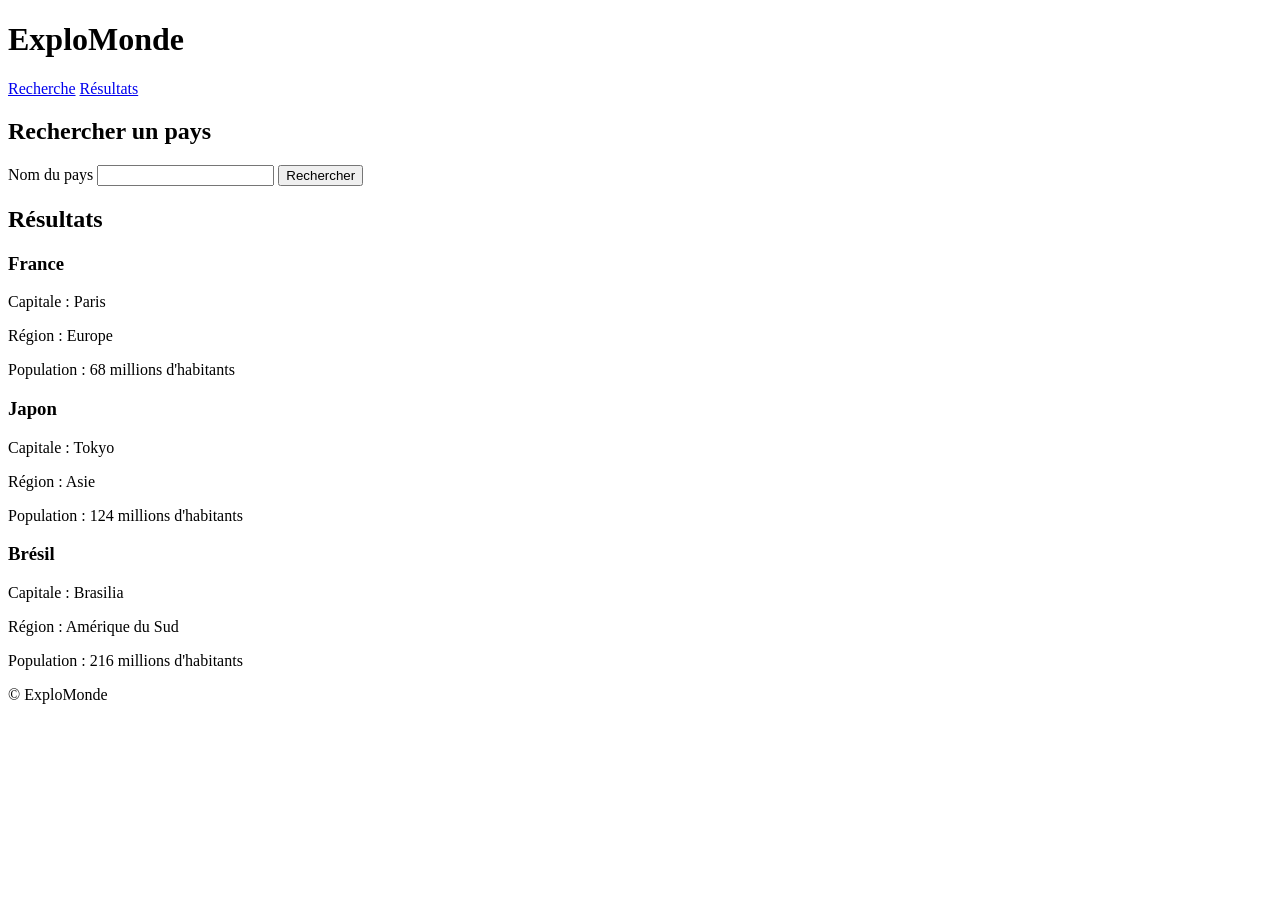
<file: index.html>
<!DOCTYPE html>
<html lang="fr">
<head>
    <meta charset="UTF-8">
    <meta name="viewport" content="width=device-width, initial-scale=1.0">
    <title>ExploMonde</title>
</head>
<body>
    <header>
        <h1>ExploMonde</h1>
        <nav>
            <a href="#recherche">Recherche</a>
            <a href="#resultats">Résultats</a>
        </nav>
    </header>

    <main>
        <section id="recherche">
            <h2>Rechercher un pays</h2>
            <form action="#resultats" method="get">
                <label for="pays">Nom du pays</label>
                <input type="search" id="pays" name="pays">
                <button type="submit">Rechercher</button>
            </form>
        </section>

        <section id="resultats">
            <h2>Résultats</h2>

            <article>
                <h3>France</h3>
                <p>Capitale : Paris</p>
                <p>Région : Europe</p>
                <p>Population : 68 millions d'habitants</p>
            </article>

            <article>
                <h3>Japon</h3>
                <p>Capitale : Tokyo</p>
                <p>Région : Asie</p>
                <p>Population : 124 millions d'habitants</p>
            </article>

            <article>
                <h3>Brésil</h3>
                <p>Capitale : Brasilia</p>
                <p>Région : Amérique du Sud</p>
                <p>Population : 216 millions d'habitants</p>
            </article>
        </section>
    </main>

    <footer>
        <p>&copy; ExploMonde</p>
    </footer>
</body>
</html>
</file>
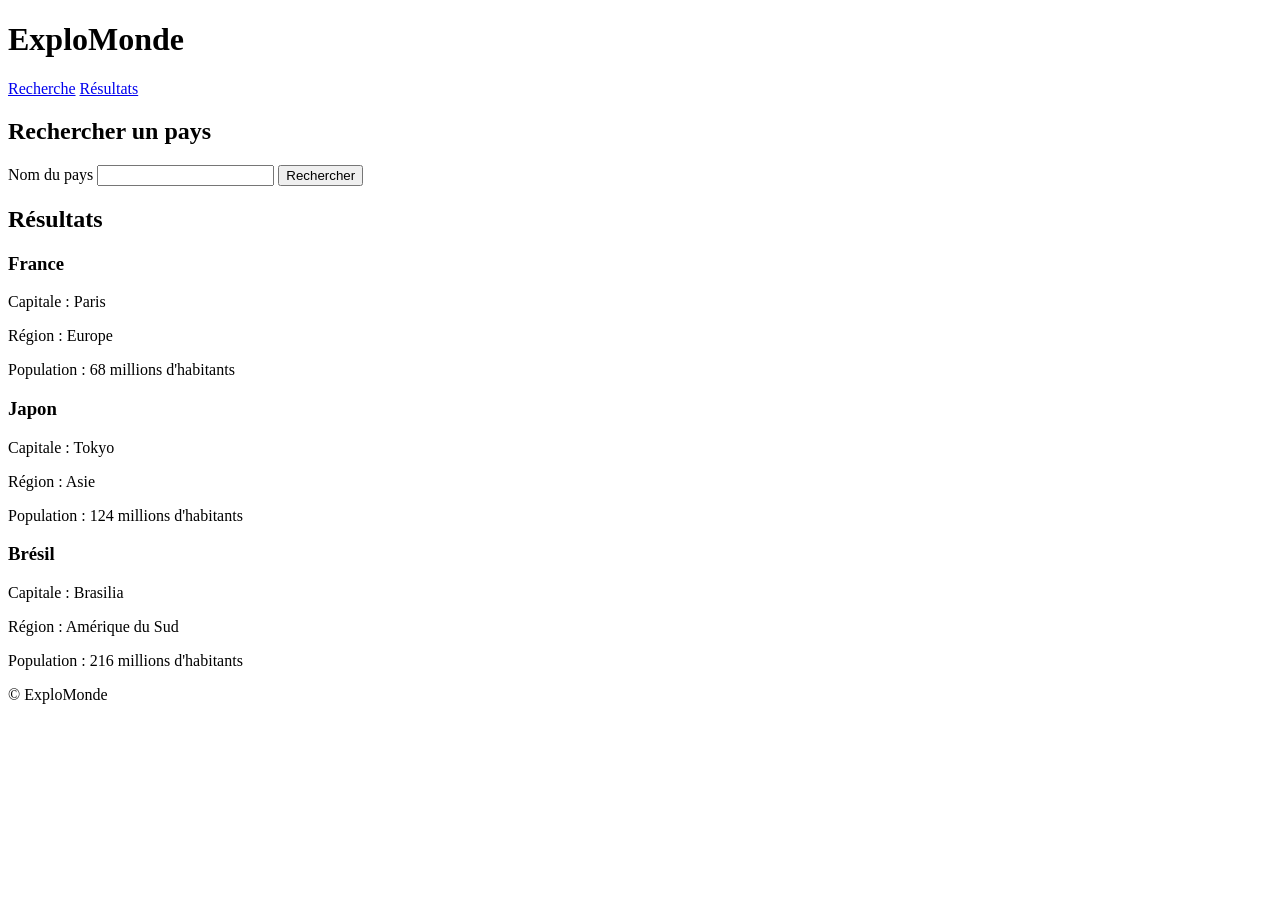
<file: TP1/index.html>
<!DOCTYPE html>
<html lang="fr">
<head>
    <meta charset="UTF-8">
    <meta name="viewport" content="width=device-width, initial-scale=1.0">
    <title>ExploMonde</title>
</head>
<body>
    <header>
        <h1>ExploMonde</h1>
        <nav>
            <a href="#recherche">Recherche</a>
            <a href="#resultats">Résultats</a>
        </nav>
    </header>

    <main>
        <section id="recherche">
            <h2>Rechercher un pays</h2>
            <form action="#resultats" method="get">
                <label for="pays">Nom du pays</label>
                <input type="search" id="pays" name="pays">
                <button type="submit">Rechercher</button>
            </form>
        </section>

        <section id="resultats">
            <h2>Résultats</h2>

            <article>
                <h3>France</h3>
                <p>Capitale : Paris</p>
                <p>Région : Europe</p>
                <p>Population : 68 millions d'habitants</p>
            </article>

            <article>
                <h3>Japon</h3>
                <p>Capitale : Tokyo</p>
                <p>Région : Asie</p>
                <p>Population : 124 millions d'habitants</p>
            </article>

            <article>
                <h3>Brésil</h3>
                <p>Capitale : Brasilia</p>
                <p>Région : Amérique du Sud</p>
                <p>Population : 216 millions d'habitants</p>
            </article>
        </section>
    </main>

    <footer>
        <p>&copy; ExploMonde</p>
    </footer>
</body>
</html>
</file>
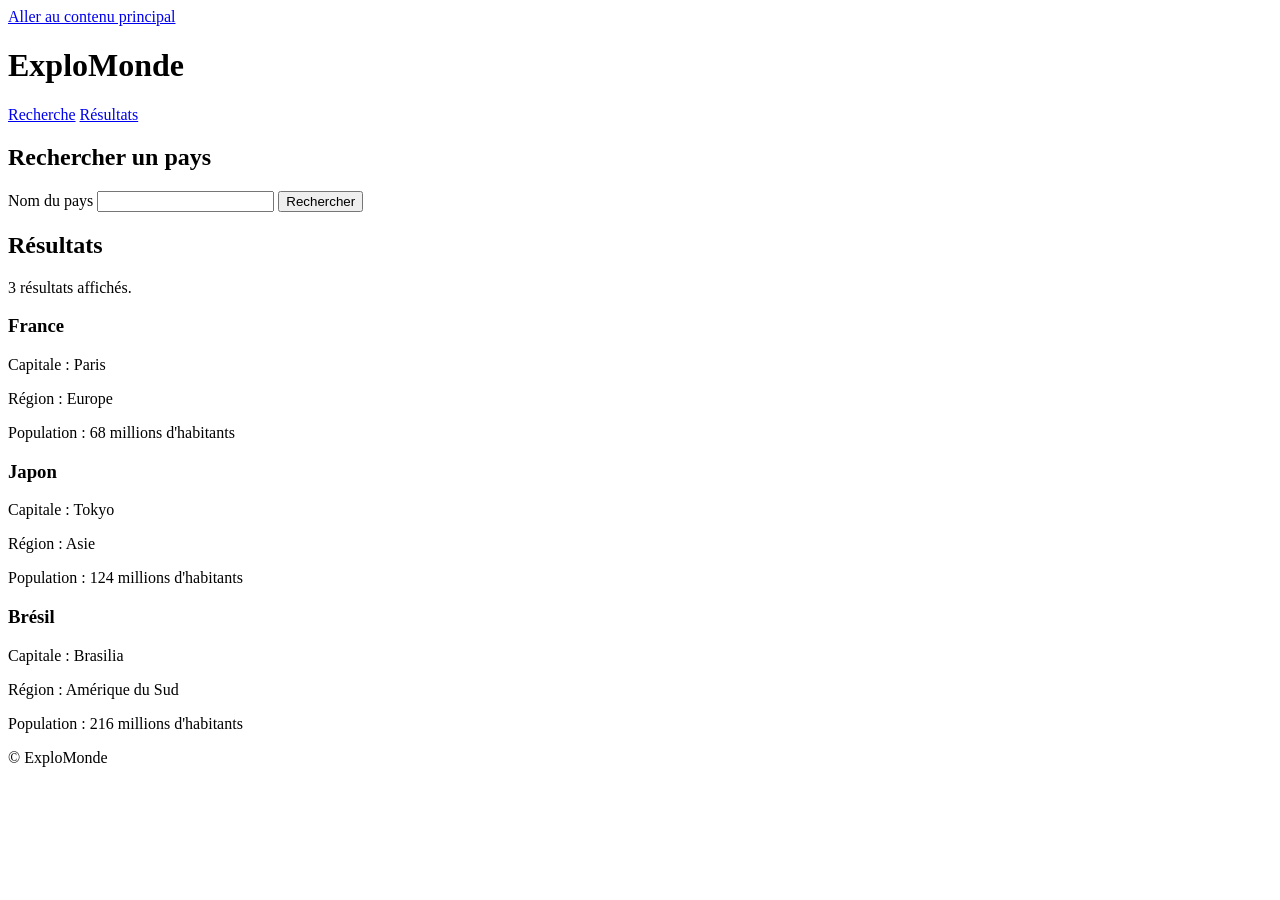
<file: TP2/index.html>
<!DOCTYPE html>
<html lang="fr">
<head>
    <meta charset="UTF-8">
    <meta name="viewport" content="width=device-width, initial-scale=1.0">
    <title>ExploMonde</title>
</head>
<body>
    <a class="skip-link" href="#contenu-principal">Aller au contenu principal</a>

    <header>
        <h1>ExploMonde</h1>
        <nav>
            <a href="#recherche">Recherche</a>
            <a href="#resultats">Résultats</a>
        </nav>
    </header>

    <main id="contenu-principal">
        <section id="recherche">
            <h2>Rechercher un pays</h2>
            <form action="#resultats" method="get">
                <label for="pays">Nom du pays</label>
                <input type="search" id="pays" name="pays">
                <button type="submit">Rechercher</button>
            </form>
        </section>

        <section id="resultats">
            <h2>Résultats</h2>
            <p id="etat-resultats" role="status" aria-live="polite">3 résultats affichés.</p>

            <article>
                <h3>France</h3>
                <p>Capitale : Paris</p>
                <p>Région : Europe</p>
                <p>Population : 68 millions d'habitants</p>
            </article>

            <article>
                <h3>Japon</h3>
                <p>Capitale : Tokyo</p>
                <p>Région : Asie</p>
                <p>Population : 124 millions d'habitants</p>
            </article>

            <article>
                <h3>Brésil</h3>
                <p>Capitale : Brasilia</p>
                <p>Région : Amérique du Sud</p>
                <p>Population : 216 millions d'habitants</p>
            </article>
        </section>
    </main>

    <footer>
        <p>&copy; ExploMonde</p>
    </footer>
</body>
</html>
</file>
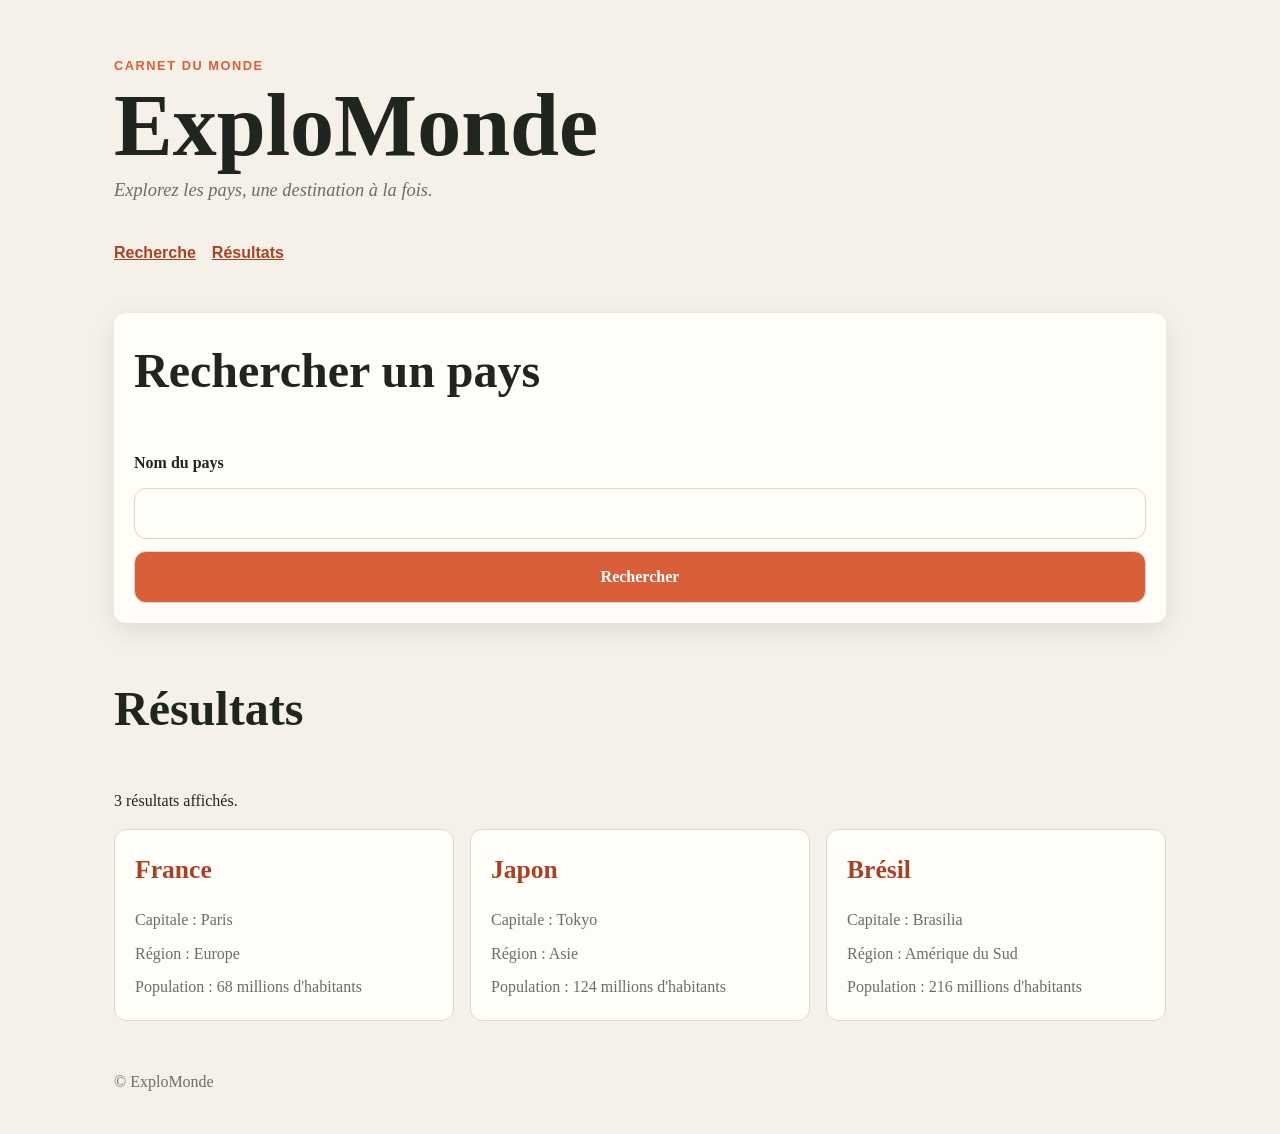
<file: TP3/index.html>
<!DOCTYPE html>
<html lang="fr">
<head>
    <meta charset="UTF-8">
    <meta name="viewport" content="width=device-width, initial-scale=1.0">
    <title>ExploMonde</title>
    <link rel="stylesheet" href="css/token.css">
    <link rel="stylesheet" href="css/base.css">
    <link rel="stylesheet" href="css/components.css">
</head>
<body>
    <a class="skip-link" href="#contenu-principal">Aller au contenu principal</a>

    <header class="site-header">
        <div>
            <p class="eyebrow">Carnet du monde</p>
            <h1>ExploMonde</h1>
            <p class="intro">Explorez les pays, une destination à la fois.</p>
        </div>
        <nav aria-label="Navigation principale">
            <a href="#recherche">Recherche</a>
            <a href="#resultats">Résultats</a>
        </nav>
    </header>

    <main id="contenu-principal">
        <section class="search-panel" id="recherche">
            <h2>Rechercher un pays</h2>
            <form action="#resultats" method="get">
                <label for="pays">Nom du pays</label>
                <input type="search" id="pays" name="pays">
                <button type="submit">Rechercher</button>
            </form>
        </section>

        <section id="resultats">
            <h2>Résultats</h2>
            <p id="etat-resultats" role="status" aria-live="polite">3 résultats affichés.</p>

            <div class="country-grid">
            <article class="country-card">
                <h3>France</h3>
                <p>Capitale : Paris</p>
                <p>Région : Europe</p>
                <p>Population : 68 millions d'habitants</p>
            </article>

            <article class="country-card">
                <h3>Japon</h3>
                <p>Capitale : Tokyo</p>
                <p>Région : Asie</p>
                <p>Population : 124 millions d'habitants</p>
            </article>

            <article class="country-card">
                <h3>Brésil</h3>
                <p>Capitale : Brasilia</p>
                <p>Région : Amérique du Sud</p>
                <p>Population : 216 millions d'habitants</p>
            </article>
            </div>
        </section>
    </main>

    <footer>
        <p>&copy; ExploMonde</p>
    </footer>
</body>
</html>
</file>
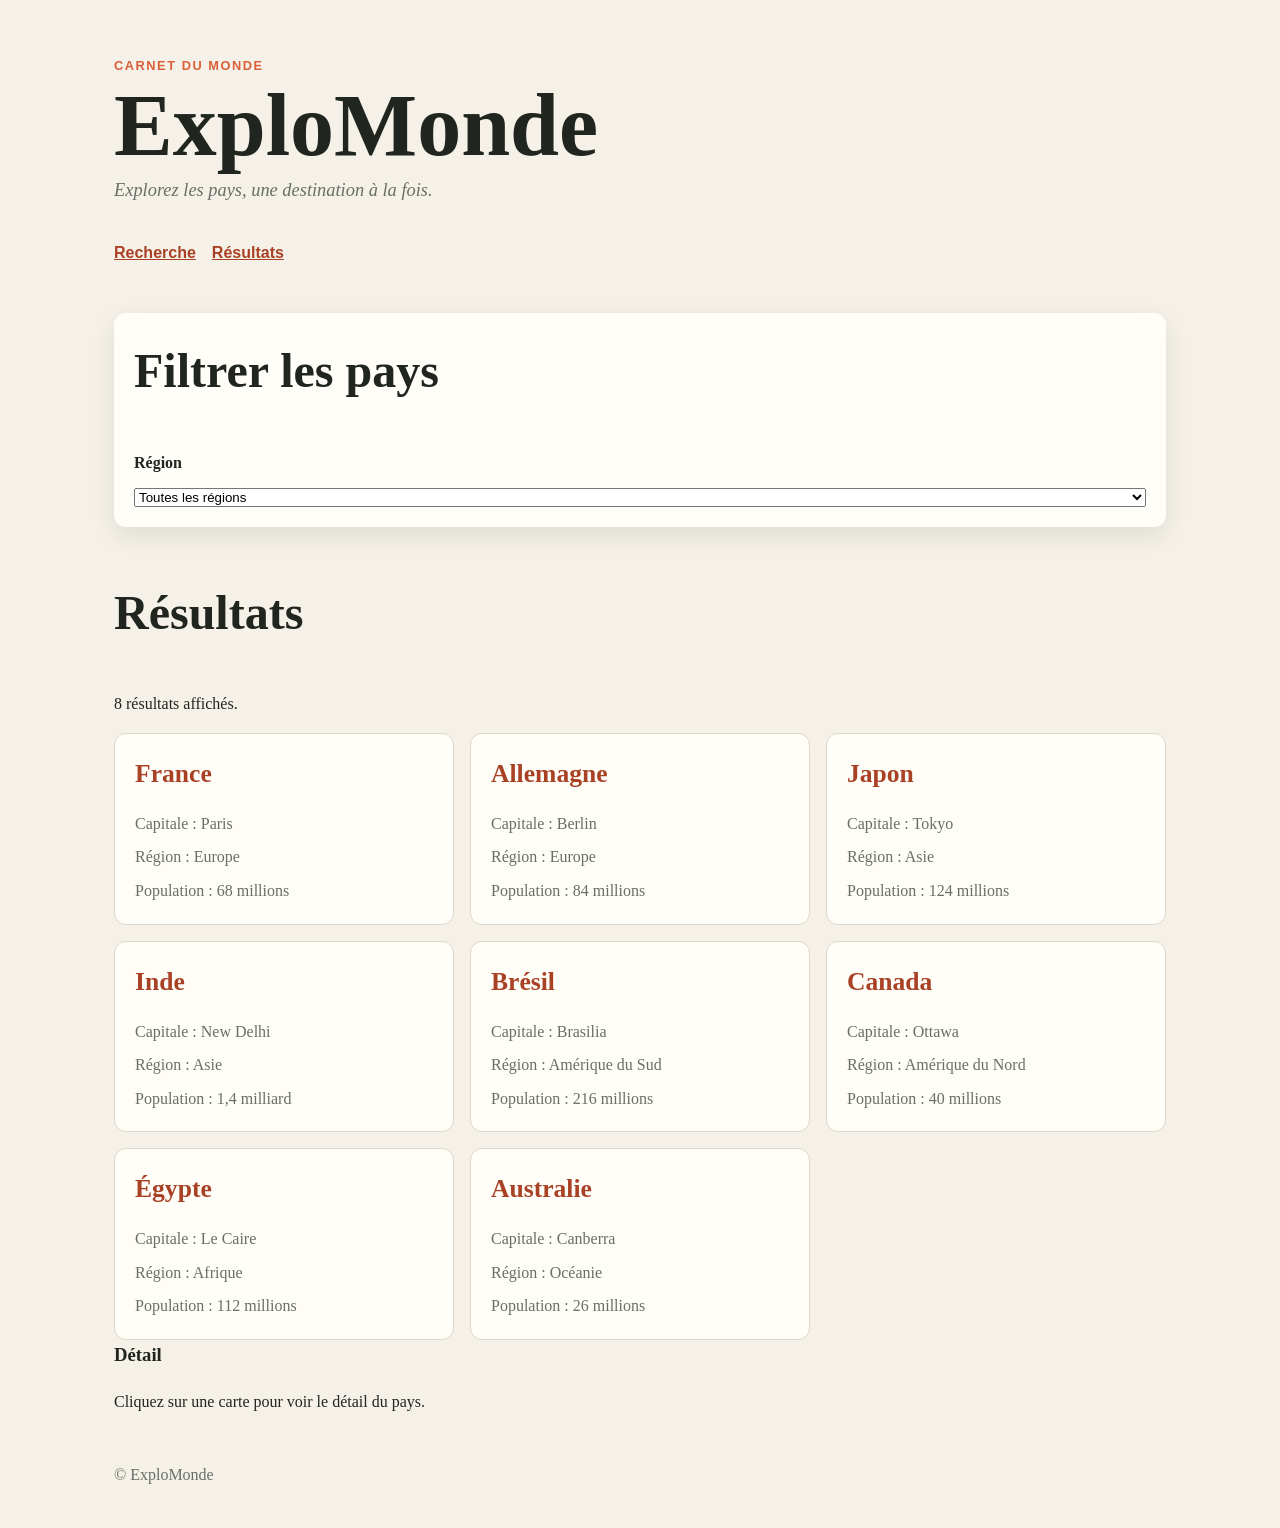
<file: TP4/index.html>
<!DOCTYPE html>
<html lang="fr">
<head>
    <meta charset="UTF-8">
    <meta name="viewport" content="width=device-width, initial-scale=1.0">
    <title>ExploMonde</title>
    <link rel="stylesheet" href="css/token.css">
    <link rel="stylesheet" href="css/base.css">
    <link rel="stylesheet" href="css/components.css">
</head>
<body>
    <a class="skip-link" href="#contenu-principal">Aller au contenu principal</a>

    <header class="site-header">
        <div>
            <p class="eyebrow">Carnet du monde</p>
            <h1>ExploMonde</h1>
            <p class="intro">Explorez les pays, une destination à la fois.</p>
        </div>
        <nav aria-label="Navigation principale">
            <a href="#recherche">Recherche</a>
            <a href="#resultats">Résultats</a>
        </nav>
    </header>

    <main id="contenu-principal">
        <section class="search-panel" id="recherche">
            <h2>Filtrer les pays</h2>
            <form>
                <label for="region">Région</label>
                <select id="region">
                    <option value="Toutes">Toutes les régions</option>
                </select>
            </form>
        </section>

        <section id="resultats">
            <h2>Résultats</h2>
            <p id="etat-resultats" role="status" aria-live="polite"></p>

            <div class="country-grid" id="country-grid"></div>

            <div id="detail-pays" aria-live="polite">
                <h3>Détail</h3>
                <p>Cliquez sur une carte pour voir le détail du pays.</p>
            </div>
        </section>
    </main>

    <footer>
        <p>&copy; ExploMonde</p>
    </footer>
    <script type="module" src="js/main.js"></script>
</body>
</html>
</file>
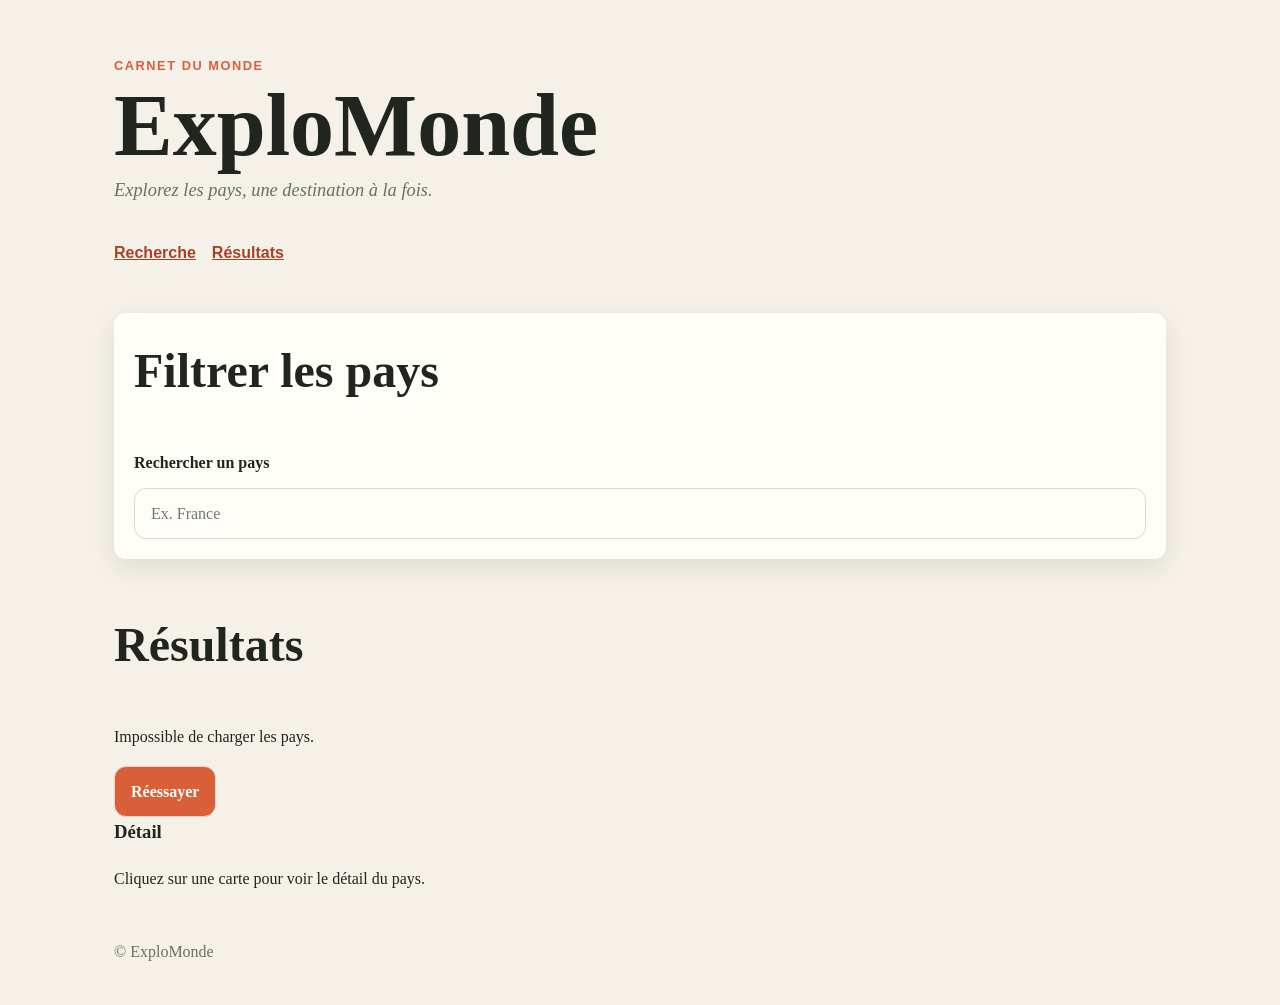
<file: TP5/index.html>
<!DOCTYPE html>
<html lang="fr">
<head>
    <meta charset="UTF-8">
    <meta name="viewport" content="width=device-width, initial-scale=1.0">
    <title>ExploMonde</title>
    <link rel="stylesheet" href="css/token.css">
    <link rel="stylesheet" href="css/base.css">
    <link rel="stylesheet" href="css/components.css">
</head>
<body>
    <a class="skip-link" href="#contenu-principal">Aller au contenu principal</a>

    <header class="site-header">
        <div>
            <p class="eyebrow">Carnet du monde</p>
            <h1>ExploMonde</h1>
            <p class="intro">Explorez les pays, une destination à la fois.</p>
        </div>
        <nav aria-label="Navigation principale">
            <a href="#recherche">Recherche</a>
            <a href="#resultats">Résultats</a>
        </nav>
    </header>

    <main id="contenu-principal">
        <section class="search-panel" id="recherche">
            <h2>Filtrer les pays</h2>
            <form>
                <label for="recherche-pays">Rechercher un pays</label>
                <input id="recherche-pays" type="search" placeholder="Ex. France" autocomplete="off">
            </form>
        </section>

        <section id="resultats">
            <h2>Résultats</h2>
            <p id="etat-resultats" role="status" aria-live="polite"></p>

            <div class="country-grid" id="country-grid"></div>

            <div id="etat-interface" role="status" aria-live="polite"></div>

            <div id="detail-pays" aria-live="polite">
                <h3>Détail</h3>
                <p>Cliquez sur une carte pour voir le détail du pays.</p>
            </div>
        </section>
    </main>

    <footer>
        <p>&copy; ExploMonde</p>
    </footer>
    <script type="module" src="js/main.js"></script>
</body>
</html>
</file>
<file: TP3/css/token.css>
:root {
    --color-background: #f5f1e8;
    --color-surface: #fffdf8;
    --color-text: #20251f;
    --color-muted: #687066;
    --color-accent: #d95f39;
    --color-accent-dark: #a94125;
    --color-border: #ded8ca;
    --radius: 12px;
    --space: 1rem;
    --shadow: 0 8px 24px rgb(32 37 31 / 10%);
}

@media (prefers-color-scheme: dark) {
    :root {
        --color-background: #171b18;
        --color-surface: #242b26;
        --color-text: #f5f1e8;
        --color-muted: #b9c2b7;
        --color-accent: #f0784f;
        --color-accent-dark: #ff9a78;
        --color-border: #3c473e;
        --shadow: 0 8px 24px rgb(0 0 0 / 30%);
    }
}
</file>
<file: TP3/css/base.css>
* {
    box-sizing: border-box;
}

html {
    scroll-behavior: smooth;
}

body {
    max-width: 1100px;
    margin: 0 auto;
    padding: 1.5rem;
    background: var(--color-background);
    color: var(--color-text);
    font-family: Georgia, serif;
    line-height: 1.6;
}

a {
    color: var(--color-accent-dark);
}

.skip-link {
    position: absolute;
    left: -9999px;
}

.skip-link:focus {
    left: 1rem;
    top: 1rem;
}

.site-header {
    display: flex;
    flex-direction: column;
    gap: var(--space);
    padding: 2rem 0 3rem;
}

h1,
h2,
h3,
p {
    margin-top: 0;
}

h1 {
    margin-bottom: 0.5rem;
    font-size: clamp(2.5rem, 8vw, 5.5rem);
    line-height: 0.95;
}

h2 {
    font-size: clamp(1.75rem, 5vw, 3rem);
}

section {
    margin-bottom: 3rem;
}

form {
    display: grid;
    gap: 0.75rem;
}

label {
    font-weight: 700;
}

input,
button {
    min-height: 3rem;
    padding: 0.75rem 1rem;
    border: 1px solid var(--color-border);
    border-radius: var(--radius);
    font: inherit;
}

input {
    width: 100%;
    background: var(--color-surface);
    color: var(--color-text);
}

button {
    background: var(--color-accent);
    color: #fff;
    cursor: pointer;
    font-weight: 700;
}

footer {
    color: var(--color-muted);
}
</file>
<file: TP3/css/components.css>
.eyebrow {
    margin-bottom: 0.5rem;
    color: var(--color-accent);
    font-family: sans-serif;
    font-size: 0.8rem;
    font-weight: 700;
    letter-spacing: 0.12em;
    text-transform: uppercase;
}

.intro {
    color: var(--color-muted);
    font-size: 1.15rem;
    font-style: italic;
}

nav {
    display: flex;
    gap: 1rem;
    font-family: sans-serif;
    font-weight: 700;
}

.search-panel {
    padding: 1.25rem;
    border-radius: var(--radius);
    background: var(--color-surface);
    box-shadow: var(--shadow);
}

.country-grid {
    display: grid;
    grid-template-columns: repeat(auto-fit, minmax(260px, 1fr));
    gap: var(--space);
}

.country-card {
    padding: 1.25rem;
    border: 1px solid var(--color-border);
    border-radius: var(--radius);
    background: var(--color-surface);
}

.country-card h3 {
    margin-bottom: 1rem;
    color: var(--color-accent-dark);
    font-size: 1.6rem;
}

.country-card p {
    margin-bottom: 0.5rem;
    color: var(--color-muted);
}

.country-card p:last-child {
    margin-bottom: 0;
}
</file>
<file: TP4/css/token.css>
:root {
    --color-background: #f5f1e8;
    --color-surface: #fffdf8;
    --color-text: #20251f;
    --color-muted: #687066;
    --color-accent: #d95f39;
    --color-accent-dark: #a94125;
    --color-border: #ded8ca;
    --radius: 12px;
    --space: 1rem;
    --shadow: 0 8px 24px rgb(32 37 31 / 10%);
}

@media (prefers-color-scheme: dark) {
    :root {
        --color-background: #171b18;
        --color-surface: #242b26;
        --color-text: #f5f1e8;
        --color-muted: #b9c2b7;
        --color-accent: #f0784f;
        --color-accent-dark: #ff9a78;
        --color-border: #3c473e;
        --shadow: 0 8px 24px rgb(0 0 0 / 30%);
    }
}
</file>
<file: TP4/css/base.css>
* {
    box-sizing: border-box;
}

html {
    scroll-behavior: smooth;
}

body {
    max-width: 1100px;
    margin: 0 auto;
    padding: 1.5rem;
    background: var(--color-background);
    color: var(--color-text);
    font-family: Georgia, serif;
    line-height: 1.6;
}

a {
    color: var(--color-accent-dark);
}

.skip-link {
    position: absolute;
    left: -9999px;
}

.skip-link:focus {
    left: 1rem;
    top: 1rem;
}

.site-header {
    display: flex;
    flex-direction: column;
    gap: var(--space);
    padding: 2rem 0 3rem;
}

h1,
h2,
h3,
p {
    margin-top: 0;
}

h1 {
    margin-bottom: 0.5rem;
    font-size: clamp(2.5rem, 8vw, 5.5rem);
    line-height: 0.95;
}

h2 {
    font-size: clamp(1.75rem, 5vw, 3rem);
}

section {
    margin-bottom: 3rem;
}

form {
    display: grid;
    gap: 0.75rem;
}

label {
    font-weight: 700;
}

input,
button {
    min-height: 3rem;
    padding: 0.75rem 1rem;
    border: 1px solid var(--color-border);
    border-radius: var(--radius);
    font: inherit;
}

input {
    width: 100%;
    background: var(--color-surface);
    color: var(--color-text);
}

button {
    background: var(--color-accent);
    color: #fff;
    cursor: pointer;
    font-weight: 700;
}

footer {
    color: var(--color-muted);
}
</file>
<file: TP4/css/components.css>
.eyebrow {
    margin-bottom: 0.5rem;
    color: var(--color-accent);
    font-family: sans-serif;
    font-size: 0.8rem;
    font-weight: 700;
    letter-spacing: 0.12em;
    text-transform: uppercase;
}

.intro {
    color: var(--color-muted);
    font-size: 1.15rem;
    font-style: italic;
}

nav {
    display: flex;
    gap: 1rem;
    font-family: sans-serif;
    font-weight: 700;
}

.search-panel {
    padding: 1.25rem;
    border-radius: var(--radius);
    background: var(--color-surface);
    box-shadow: var(--shadow);
}

.country-grid {
    display: grid;
    grid-template-columns: repeat(auto-fit, minmax(260px, 1fr));
    gap: var(--space);
}

.country-card {
    padding: 1.25rem;
    border: 1px solid var(--color-border);
    border-radius: var(--radius);
    background: var(--color-surface);
}

.country-card h3 {
    margin-bottom: 1rem;
    color: var(--color-accent-dark);
    font-size: 1.6rem;
}

.country-card p {
    margin-bottom: 0.5rem;
    color: var(--color-muted);
}

.country-card p:last-child {
    margin-bottom: 0;
}
</file>
<file: TP5/css/token.css>
:root {
    --color-background: #f5f1e8;
    --color-surface: #fffdf8;
    --color-text: #20251f;
    --color-muted: #687066;
    --color-accent: #d95f39;
    --color-accent-dark: #a94125;
    --color-border: #ded8ca;
    --radius: 12px;
    --space: 1rem;
    --shadow: 0 8px 24px rgb(32 37 31 / 10%);
}

@media (prefers-color-scheme: dark) {
    :root {
        --color-background: #171b18;
        --color-surface: #242b26;
        --color-text: #f5f1e8;
        --color-muted: #b9c2b7;
        --color-accent: #f0784f;
        --color-accent-dark: #ff9a78;
        --color-border: #3c473e;
        --shadow: 0 8px 24px rgb(0 0 0 / 30%);
    }
}
</file>
<file: TP5/css/base.css>
* {
    box-sizing: border-box;
}

html {
    scroll-behavior: smooth;
}

body {
    max-width: 1100px;
    margin: 0 auto;
    padding: 1.5rem;
    background: var(--color-background);
    color: var(--color-text);
    font-family: Georgia, serif;
    line-height: 1.6;
}

a {
    color: var(--color-accent-dark);
}

.skip-link {
    position: absolute;
    left: -9999px;
}

.skip-link:focus {
    left: 1rem;
    top: 1rem;
}

.site-header {
    display: flex;
    flex-direction: column;
    gap: var(--space);
    padding: 2rem 0 3rem;
}

h1,
h2,
h3,
p {
    margin-top: 0;
}

h1 {
    margin-bottom: 0.5rem;
    font-size: clamp(2.5rem, 8vw, 5.5rem);
    line-height: 0.95;
}

h2 {
    font-size: clamp(1.75rem, 5vw, 3rem);
}

section {
    margin-bottom: 3rem;
}

form {
    display: grid;
    gap: 0.75rem;
}

label {
    font-weight: 700;
}

input,
button {
    min-height: 3rem;
    padding: 0.75rem 1rem;
    border: 1px solid var(--color-border);
    border-radius: var(--radius);
    font: inherit;
}

input {
    width: 100%;
    background: var(--color-surface);
    color: var(--color-text);
}

button {
    background: var(--color-accent);
    color: #fff;
    cursor: pointer;
    font-weight: 700;
}

footer {
    color: var(--color-muted);
}
</file>
<file: TP5/css/components.css>
.eyebrow {
    margin-bottom: 0.5rem;
    color: var(--color-accent);
    font-family: sans-serif;
    font-size: 0.8rem;
    font-weight: 700;
    letter-spacing: 0.12em;
    text-transform: uppercase;
}

.intro {
    color: var(--color-muted);
    font-size: 1.15rem;
    font-style: italic;
}

nav {
    display: flex;
    gap: 1rem;
    font-family: sans-serif;
    font-weight: 700;
}

.search-panel {
    padding: 1.25rem;
    border-radius: var(--radius);
    background: var(--color-surface);
    box-shadow: var(--shadow);
}

.country-grid {
    display: grid;
    grid-template-columns: repeat(auto-fit, minmax(260px, 1fr));
    gap: var(--space);
}

.country-card {
    padding: 1.25rem;
    border: 1px solid var(--color-border);
    border-radius: var(--radius);
    background: var(--color-surface);
}

.country-card h3 {
    margin-bottom: 1rem;
    color: var(--color-accent-dark);
    font-size: 1.6rem;
}

.country-card p {
    margin-bottom: 0.5rem;
    color: var(--color-muted);
}

.country-card p:last-child {
    margin-bottom: 0;
}
</file>
